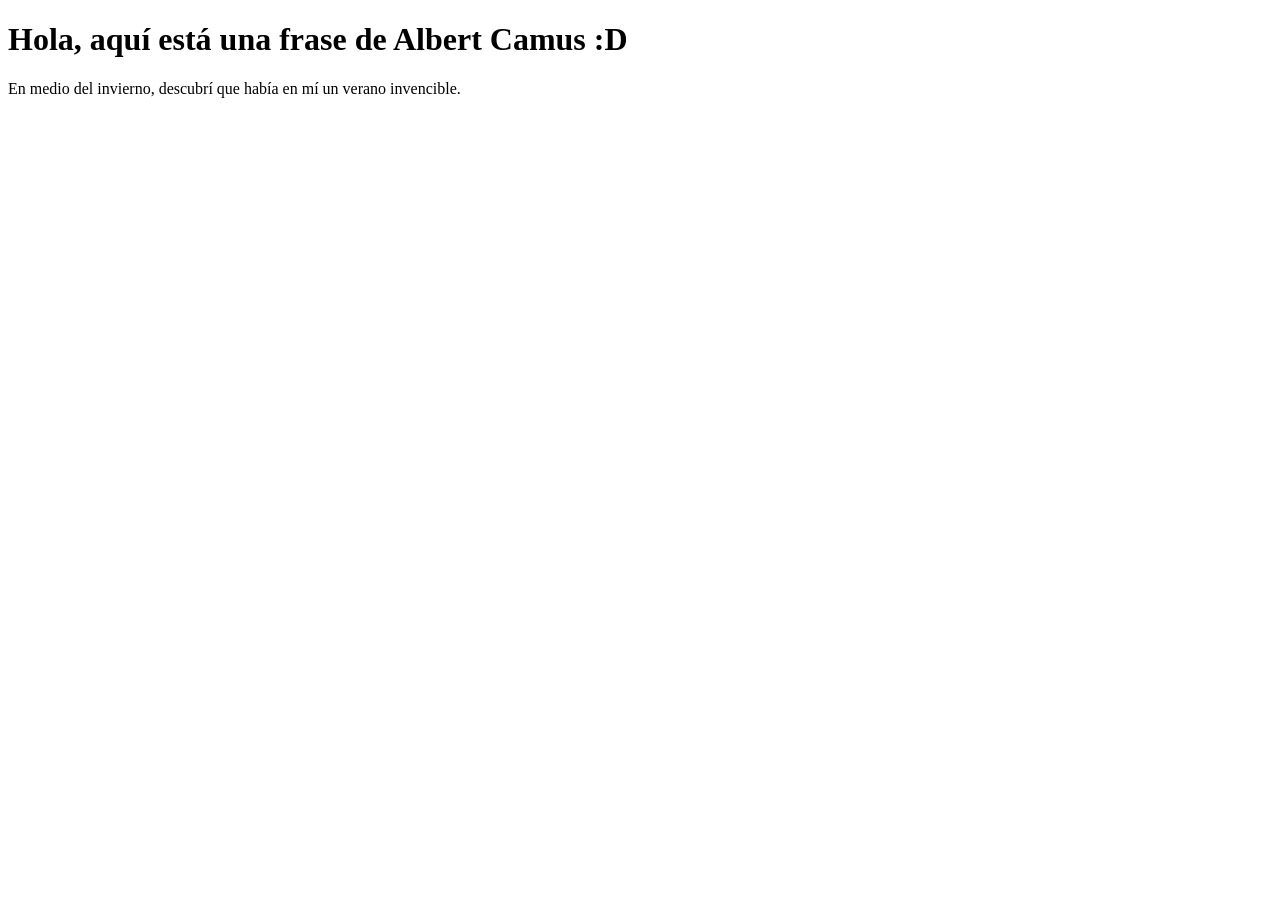
<file: Unidad02/00javaScript/index.html>
<!DOCTYPE html>
<html lang="es">
<head>
    <meta charset="UTF-8">
    <meta name="viewport" content="width=device-width, initial-scale=1.0">
    <title>Aprendiendo JavaScript</title>
</head>
<body>
    <h1>Hola, aquí está una frase de Albert Camus :D</h1>
    <p id="frase"></p>
    <script src="main.js"></script>
</body>
</html>
</file>
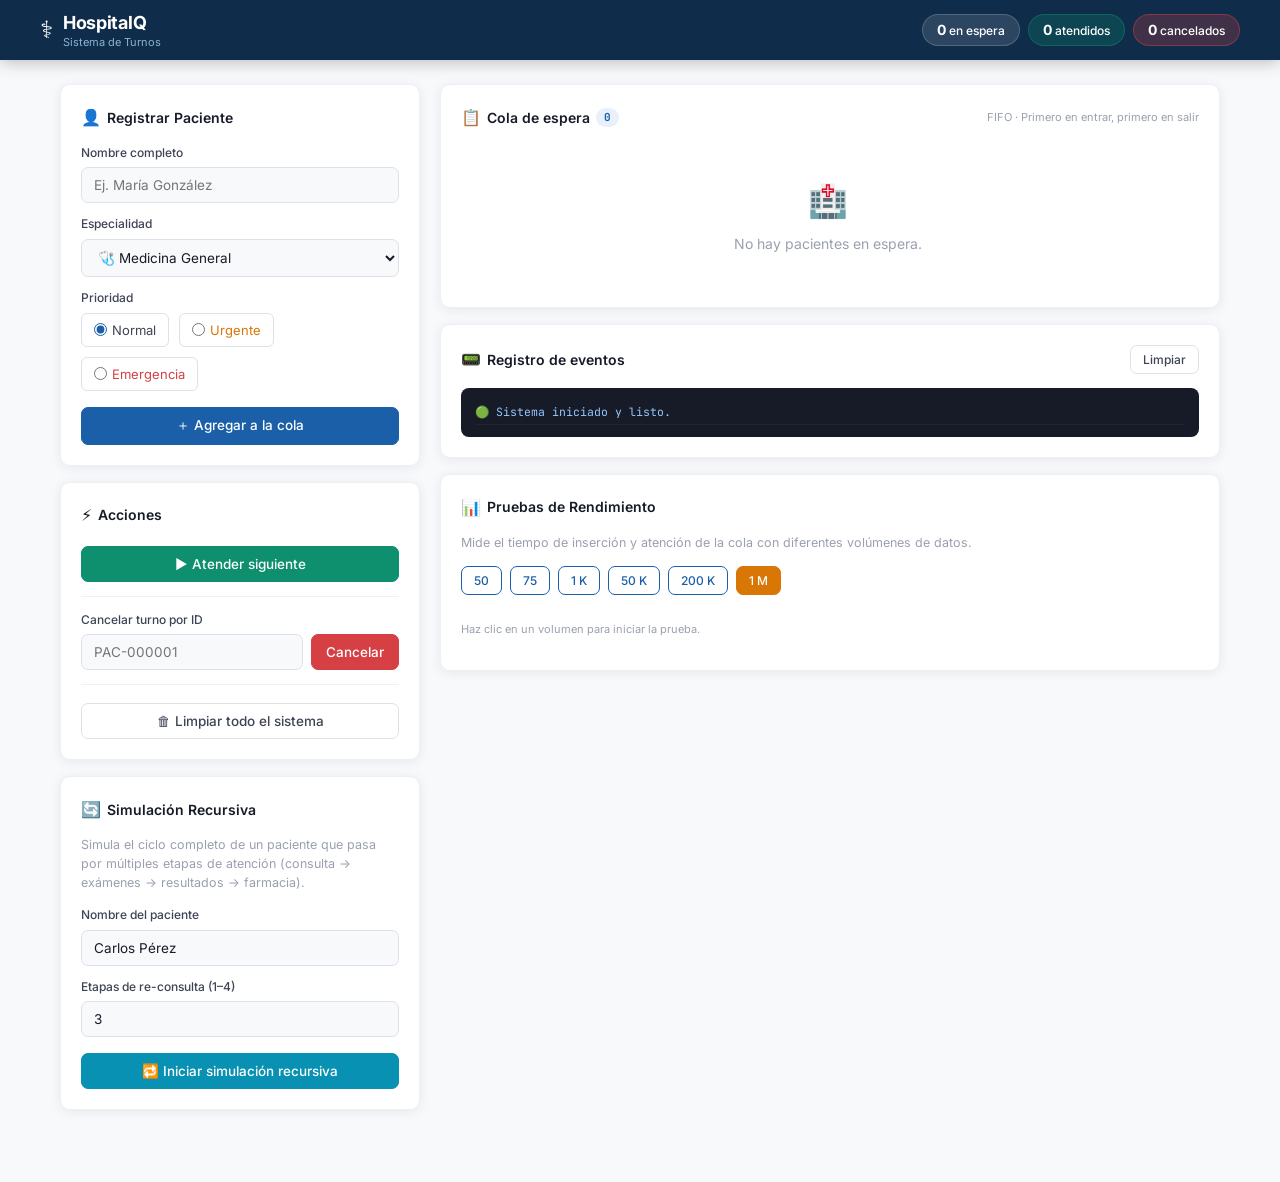
<file: Unidad02/ExamenU2HospitalTurnos/index.html>
<!DOCTYPE html>
<html lang="es">
<head>
  <meta charset="UTF-8" />
  <meta name="viewport" content="width=device-width, initial-scale=1.0" />
  <title>HospitalQ · Gestión de Turnos</title>
  <link rel="preconnect" href="https://fonts.googleapis.com" />
  <link href="https://fonts.googleapis.com/css2?family=Inter:wght@300;400;500;600;700&family=JetBrains+Mono:wght@400;500&display=swap" rel="stylesheet" />
  <link rel="stylesheet" href="estilos.css" />
</head>
<body>

  <!-- ===================== HEADER ===================== -->
  <header class="header">
    <div class="header-inner">
      <div class="logo">
        <span class="logo-icon">⚕</span>
        <div>
          <span class="logo-name">HospitalQ</span>
          <span class="logo-sub">Sistema de Turnos</span>
        </div>
      </div>
      <div class="header-stats" id="headerStats">
        <div class="stat-pill"><span id="hEspera">0</span> en espera</div>
        <div class="stat-pill stat-pill--green"><span id="hAtendidos">0</span> atendidos</div>
        <div class="stat-pill stat-pill--red"><span id="hCancelados">0</span> cancelados</div>
      </div>
    </div>
  </header>

  <!-- ===================== MAIN ===================== -->
  <main class="main">

    <!-- ---- COLUMNA IZQUIERDA ---- -->
    <section class="panel panel--form">

      <!-- REGISTRO DE PACIENTE -->
      <div class="card">
        <h2 class="card-title">
          <span class="card-icon">👤</span>
          Registrar Paciente
        </h2>
        <div class="field">
          <label class="label" for="inputNombre">Nombre completo</label>
          <input class="input" id="inputNombre" type="text" placeholder="Ej. María González" />
        </div>
        <div class="field">
          <label class="label" for="selectEspecialidad">Especialidad</label>
          <select class="input" id="selectEspecialidad">
            <option value="Medicina General">🩺 Medicina General</option>
            <option value="Cardiología">❤️ Cardiología</option>
            <option value="Pediatría">🍼 Pediatría</option>
            <option value="Ginecología">🌸 Ginecología</option>
            <option value="Traumatología">🦴 Traumatología</option>
            <option value="Neurología">🧠 Neurología</option>
            <option value="Oftalmología">👁 Oftalmología</option>
            <option value="Dermatología">🔬 Dermatología</option>
            <option value="Urgencias">🚨 Urgencias</option>
          </select>
        </div>
        <div class="field">
          <label class="label">Prioridad</label>
          <div class="radio-group">
            <label class="radio-opt">
              <input type="radio" name="prioridad" value="normal" checked /> Normal
            </label>
            <label class="radio-opt radio-opt--urgente">
              <input type="radio" name="prioridad" value="urgente" /> Urgente
            </label>
            <label class="radio-opt radio-opt--emergencia">
              <input type="radio" name="prioridad" value="emergencia" /> Emergencia
            </label>
          </div>
        </div>
        <button class="btn btn--primary" onclick="UI.registrar()">
          ＋ Agregar a la cola
        </button>
      </div>

      <!-- ACCIONES -->
      <div class="card">
        <h2 class="card-title">
          <span class="card-icon">⚡</span>
          Acciones
        </h2>
        <button class="btn btn--success" onclick="UI.atender()">
          ▶ Atender siguiente
        </button>
        <div class="divider"></div>
        <label class="label">Cancelar turno por ID</label>
        <div class="input-row">
          <input class="input" id="inputCancelar" type="text" placeholder="PAC-000001" />
          <button class="btn btn--danger" onclick="UI.cancelar()">Cancelar</button>
        </div>
        <div class="divider"></div>
        <button class="btn btn--ghost" onclick="UI.limpiar()">
          🗑 Limpiar todo el sistema
        </button>
      </div>

      <!-- SIMULACIÓN RECURSIVA -->
      <div class="card">
        <h2 class="card-title">
          <span class="card-icon">🔄</span>
          Simulación Recursiva
        </h2>
        <p class="card-desc">
          Simula el ciclo completo de un paciente que pasa por múltiples etapas de atención (consulta → exámenes → resultados → farmacia).
        </p>
        <div class="field">
          <label class="label" for="inputRecNombre">Nombre del paciente</label>
          <input class="input" id="inputRecNombre" type="text" placeholder="Ej. Carlos Pérez" value="Carlos Pérez" />
        </div>
        <div class="field">
          <label class="label" for="inputRecProfundidad">Etapas de re-consulta (1–4)</label>
          <input class="input" id="inputRecProfundidad" type="number" value="3" min="1" max="4" />
        </div>
        <button class="btn btn--info" onclick="UI.simularRecursivo()">
          🔁 Iniciar simulación recursiva
        </button>
      </div>
    </section>

    <!-- ---- COLUMNA DERECHA ---- -->
    <section class="panel panel--queue">

      <!-- COLA EN TIEMPO REAL -->
      <div class="card card--full">
        <div class="card-header-row">
          <h2 class="card-title">
            <span class="card-icon">📋</span>
            Cola de espera
            <span class="badge" id="badgeCola">0</span>
          </h2>
          <span class="hint">FIFO · Primero en entrar, primero en salir</span>
        </div>
        <div class="queue-list" id="listaEspera">
          <div class="empty-state">
            <span class="empty-icon">🏥</span>
            <p>No hay pacientes en espera.</p>
          </div>
        </div>
      </div>

      <!-- LOG DE EVENTOS -->
      <div class="card card--full">
        <div class="card-header-row">
          <h2 class="card-title">
            <span class="card-icon">📟</span>
            Registro de eventos
          </h2>
          <button class="btn btn--ghost btn--sm" onclick="UI.limpiarLog()">Limpiar</button>
        </div>
        <div class="log" id="logEventos">
          <p class="log-entry log-entry--info">🟢 Sistema iniciado y listo.</p>
        </div>
      </div>

      <!-- PRUEBAS DE RENDIMIENTO -->
      <div class="card card--full">
        <h2 class="card-title">
          <span class="card-icon">📊</span>
          Pruebas de Rendimiento
        </h2>
        <p class="card-desc">
          Mide el tiempo de inserción y atención de la cola con diferentes volúmenes de datos.
        </p>
        <div class="perf-btns">
          <button class="btn btn--outline btn--sm" onclick="UI.ejecutarPrueba(50)">50</button>
          <button class="btn btn--outline btn--sm" onclick="UI.ejecutarPrueba(75)">75</button>
          <button class="btn btn--outline btn--sm" onclick="UI.ejecutarPrueba(1000)">1 K</button>
          <button class="btn btn--outline btn--sm" onclick="UI.ejecutarPrueba(50000)">50 K</button>
          <button class="btn btn--outline btn--sm" onclick="UI.ejecutarPrueba(200000)">200 K</button>
          <button class="btn btn--outline btn--sm btn--warning" onclick="UI.ejecutarPrueba(1000000)">1 M</button>
        </div>
        <div class="perf-table-wrap" id="tablaRendimiento">
          <p class="hint" style="padding:12px 0">Haz clic en un volumen para iniciar la prueba.</p>
        </div>
      </div>
    </section>
  </main>

  <!-- ===================== TOAST ===================== -->
  <div class="toast" id="toast"></div>

  <!-- SCRIPTS -->
  <script src="cola.js"></script>
  <script src="app.js"></script>
</body>
</html>
</file>
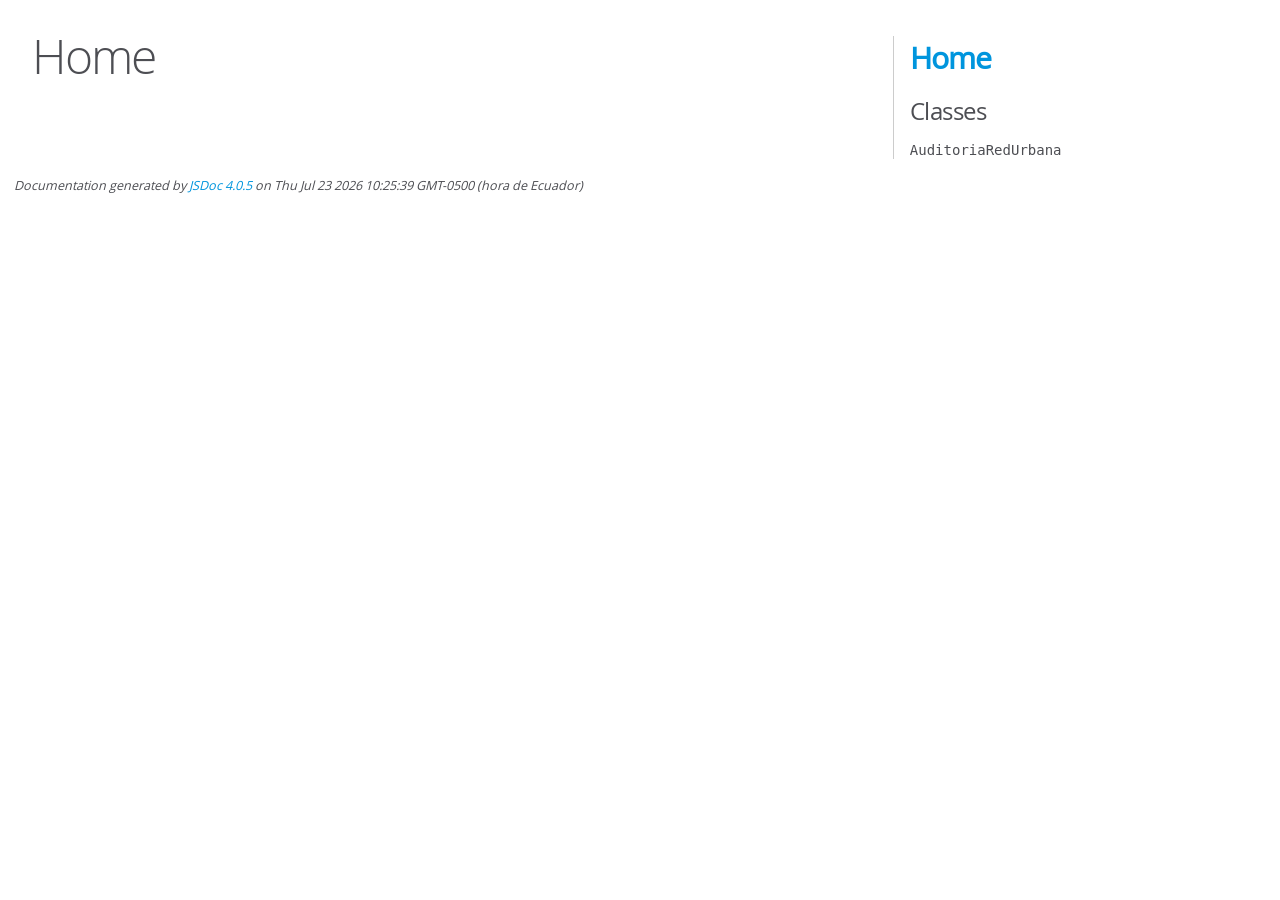
<file: Unidad03/docs/index.html>
<!DOCTYPE html>
<html lang="en">
<head>
    <meta charset="utf-8">
    <title>JSDoc: Home</title>

    <script src="scripts/prettify/prettify.js"> </script>
    <script src="scripts/prettify/lang-css.js"> </script>
    <!--[if lt IE 9]>
      <script src="//html5shiv.googlecode.com/svn/trunk/html5.js"></script>
    <![endif]-->
    <link type="text/css" rel="stylesheet" href="styles/prettify-tomorrow.css">
    <link type="text/css" rel="stylesheet" href="styles/jsdoc-default.css">
</head>

<body>

<div id="main">

    <h1 class="page-title">Home</h1>

    



    


    <h3> </h3>










    









</div>

<nav>
    <h2><a href="index.html">Home</a></h2><h3>Classes</h3><ul><li><a href="AuditoriaRedUrbana.html">AuditoriaRedUrbana</a></li></ul>
</nav>

<br class="clear">

<footer>
    Documentation generated by <a href="https://github.com/jsdoc/jsdoc">JSDoc 4.0.5</a> on Thu Jul 23 2026 10:25:39 GMT-0500 (hora de Ecuador)
</footer>

<script> prettyPrint(); </script>
<script src="scripts/linenumber.js"> </script>
</body>
</html>
</file>
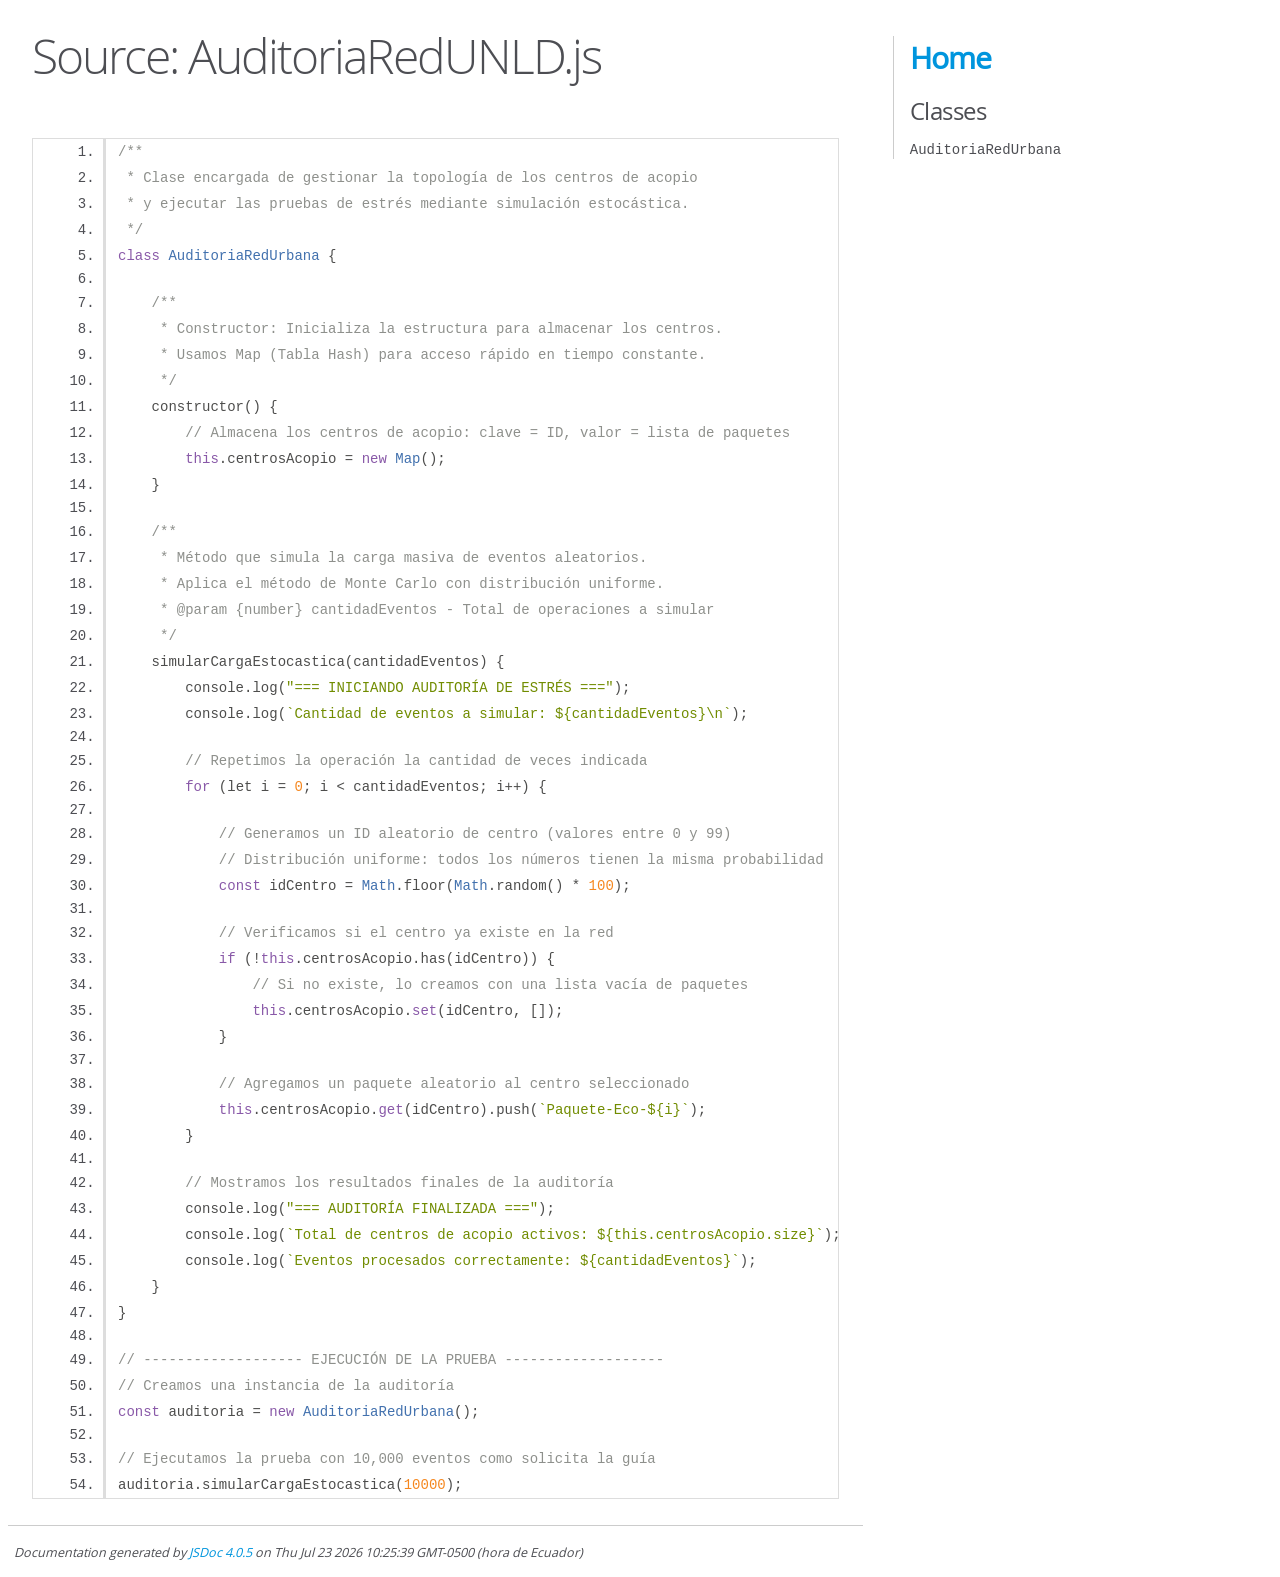
<file: Unidad03/docs/AuditoriaRedUNLD.js.html>
<!DOCTYPE html>
<html lang="en">
<head>
    <meta charset="utf-8">
    <title>JSDoc: Source: AuditoriaRedUNLD.js</title>

    <script src="scripts/prettify/prettify.js"> </script>
    <script src="scripts/prettify/lang-css.js"> </script>
    <!--[if lt IE 9]>
      <script src="//html5shiv.googlecode.com/svn/trunk/html5.js"></script>
    <![endif]-->
    <link type="text/css" rel="stylesheet" href="styles/prettify-tomorrow.css">
    <link type="text/css" rel="stylesheet" href="styles/jsdoc-default.css">
</head>

<body>

<div id="main">

    <h1 class="page-title">Source: AuditoriaRedUNLD.js</h1>

    



    
    <section>
        <article>
            <pre class="prettyprint source linenums"><code>/**
 * Clase encargada de gestionar la topología de los centros de acopio
 * y ejecutar las pruebas de estrés mediante simulación estocástica.
 */
class AuditoriaRedUrbana {

    /**
     * Constructor: Inicializa la estructura para almacenar los centros.
     * Usamos Map (Tabla Hash) para acceso rápido en tiempo constante.
     */
    constructor() {
        // Almacena los centros de acopio: clave = ID, valor = lista de paquetes
        this.centrosAcopio = new Map();
    }

    /**
     * Método que simula la carga masiva de eventos aleatorios.
     * Aplica el método de Monte Carlo con distribución uniforme.
     * @param {number} cantidadEventos - Total de operaciones a simular
     */
    simularCargaEstocastica(cantidadEventos) {
        console.log("=== INICIANDO AUDITORÍA DE ESTRÉS ===");
        console.log(`Cantidad de eventos a simular: ${cantidadEventos}\n`);

        // Repetimos la operación la cantidad de veces indicada
        for (let i = 0; i &lt; cantidadEventos; i++) {

            // Generamos un ID aleatorio de centro (valores entre 0 y 99)
            // Distribución uniforme: todos los números tienen la misma probabilidad
            const idCentro = Math.floor(Math.random() * 100);

            // Verificamos si el centro ya existe en la red
            if (!this.centrosAcopio.has(idCentro)) {
                // Si no existe, lo creamos con una lista vacía de paquetes
                this.centrosAcopio.set(idCentro, []);
            }

            // Agregamos un paquete aleatorio al centro seleccionado
            this.centrosAcopio.get(idCentro).push(`Paquete-Eco-${i}`);
        }

        // Mostramos los resultados finales de la auditoría
        console.log("=== AUDITORÍA FINALIZADA ===");
        console.log(`Total de centros de acopio activos: ${this.centrosAcopio.size}`);
        console.log(`Eventos procesados correctamente: ${cantidadEventos}`);
    }
}

// ------------------- EJECUCIÓN DE LA PRUEBA -------------------
// Creamos una instancia de la auditoría
const auditoria = new AuditoriaRedUrbana();

// Ejecutamos la prueba con 10,000 eventos como solicita la guía
auditoria.simularCargaEstocastica(10000);</code></pre>
        </article>
    </section>




</div>

<nav>
    <h2><a href="index.html">Home</a></h2><h3>Classes</h3><ul><li><a href="AuditoriaRedUrbana.html">AuditoriaRedUrbana</a></li></ul>
</nav>

<br class="clear">

<footer>
    Documentation generated by <a href="https://github.com/jsdoc/jsdoc">JSDoc 4.0.5</a> on Thu Jul 23 2026 10:25:39 GMT-0500 (hora de Ecuador)
</footer>

<script> prettyPrint(); </script>
<script src="scripts/linenumber.js"> </script>
</body>
</html>
</file>
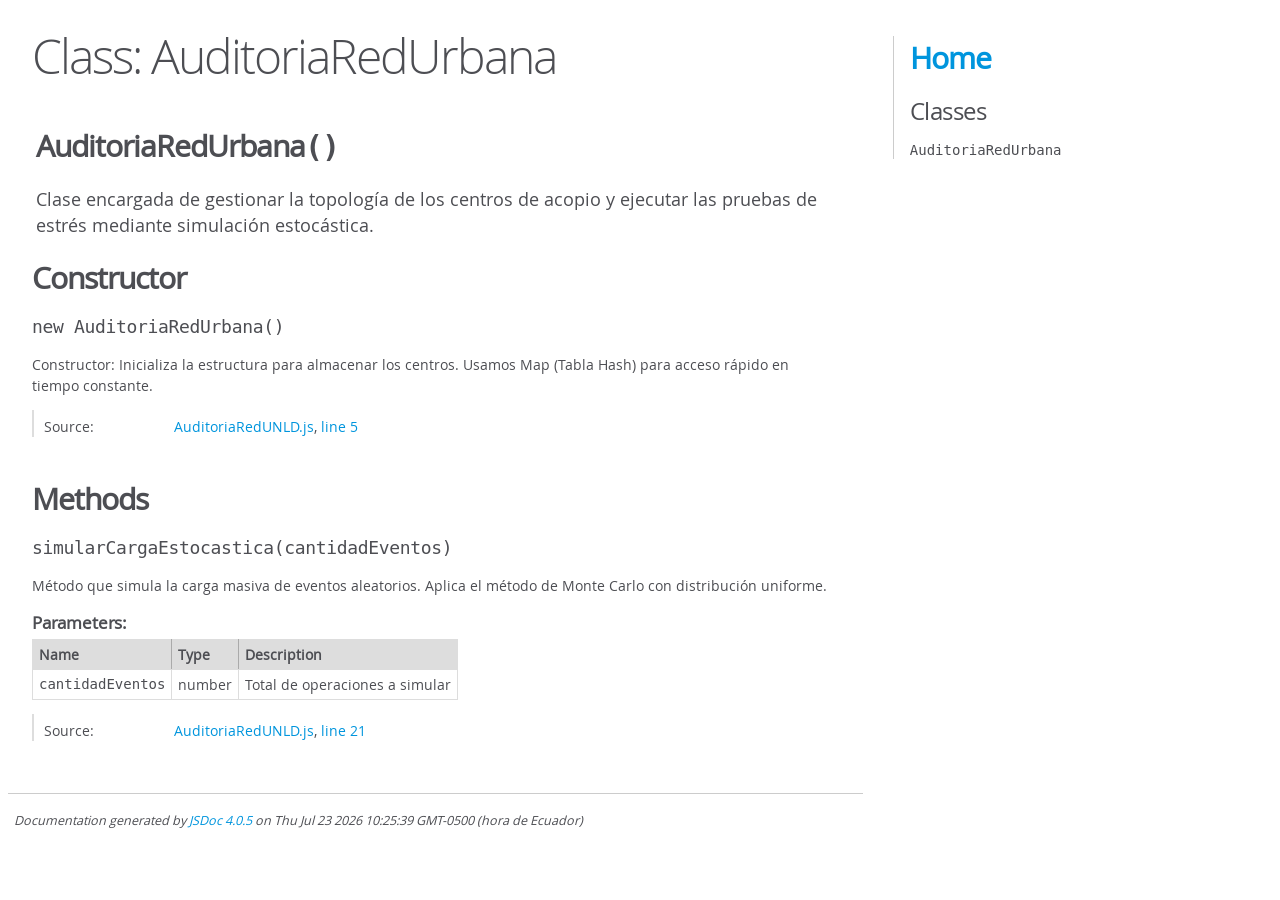
<file: Unidad03/docs/AuditoriaRedUrbana.html>
<!DOCTYPE html>
<html lang="en">
<head>
    <meta charset="utf-8">
    <title>JSDoc: Class: AuditoriaRedUrbana</title>

    <script src="scripts/prettify/prettify.js"> </script>
    <script src="scripts/prettify/lang-css.js"> </script>
    <!--[if lt IE 9]>
      <script src="//html5shiv.googlecode.com/svn/trunk/html5.js"></script>
    <![endif]-->
    <link type="text/css" rel="stylesheet" href="styles/prettify-tomorrow.css">
    <link type="text/css" rel="stylesheet" href="styles/jsdoc-default.css">
</head>

<body>

<div id="main">

    <h1 class="page-title">Class: AuditoriaRedUrbana</h1>

    




<section>

<header>
    
        <h2><span class="attribs"><span class="type-signature"></span></span>AuditoriaRedUrbana<span class="signature">()</span><span class="type-signature"></span></h2>
        
            <div class="class-description">Clase encargada de gestionar la topología de los centros de acopioy ejecutar las pruebas de estrés mediante simulación estocástica.</div>
        
    
</header>

<article>
    <div class="container-overview">
    
        

    
    <h2>Constructor</h2>
    

    
    <h4 class="name" id="AuditoriaRedUrbana"><span class="type-signature"></span>new AuditoriaRedUrbana<span class="signature">()</span><span class="type-signature"></span></h4>
    

    



<div class="description">
    Constructor: Inicializa la estructura para almacenar los centros.Usamos Map (Tabla Hash) para acceso rápido en tiempo constante.
</div>













<dl class="details">

    

    

    

    

    

    

    

    

    

    

    

    

    
    <dt class="tag-source">Source:</dt>
    <dd class="tag-source"><ul class="dummy"><li>
        <a href="AuditoriaRedUNLD.js.html">AuditoriaRedUNLD.js</a>, <a href="AuditoriaRedUNLD.js.html#line5">line 5</a>
    </li></ul></dd>
    

    

    

    
</dl>




















    
    </div>

    

    

    

    

    

    

    

    
        <h3 class="subsection-title">Methods</h3>

        
            

    

    
    <h4 class="name" id="simularCargaEstocastica"><span class="type-signature"></span>simularCargaEstocastica<span class="signature">(cantidadEventos)</span><span class="type-signature"></span></h4>
    

    



<div class="description">
    Método que simula la carga masiva de eventos aleatorios.Aplica el método de Monte Carlo con distribución uniforme.
</div>









    <h5>Parameters:</h5>
    

<table class="params">
    <thead>
    <tr>
        
        <th>Name</th>
        

        <th>Type</th>

        

        

        <th class="last">Description</th>
    </tr>
    </thead>

    <tbody>
    

        <tr>
            
                <td class="name"><code>cantidadEventos</code></td>
            

            <td class="type">
            
                
<span class="param-type">number</span>


            
            </td>

            

            

            <td class="description last">Total de operaciones a simular</td>
        </tr>

    
    </tbody>
</table>






<dl class="details">

    

    

    

    

    

    

    

    

    

    

    

    

    
    <dt class="tag-source">Source:</dt>
    <dd class="tag-source"><ul class="dummy"><li>
        <a href="AuditoriaRedUNLD.js.html">AuditoriaRedUNLD.js</a>, <a href="AuditoriaRedUNLD.js.html#line21">line 21</a>
    </li></ul></dd>
    

    

    

    
</dl>




















        
    

    

    
</article>

</section>




</div>

<nav>
    <h2><a href="index.html">Home</a></h2><h3>Classes</h3><ul><li><a href="AuditoriaRedUrbana.html">AuditoriaRedUrbana</a></li></ul>
</nav>

<br class="clear">

<footer>
    Documentation generated by <a href="https://github.com/jsdoc/jsdoc">JSDoc 4.0.5</a> on Thu Jul 23 2026 10:25:39 GMT-0500 (hora de Ecuador)
</footer>

<script> prettyPrint(); </script>
<script src="scripts/linenumber.js"> </script>
</body>
</html>
</file>
<file: Unidad02/ExamenU2HospitalTurnos/estilos.css>
/* ============================================================
   HospitalQ · Estilos principales
   Paleta: Blanco clínico, azul marino institucional,
   verde menta para éxito, rojo coral para urgencias.
   ============================================================ */

*, *::before, *::after { box-sizing: border-box; margin: 0; padding: 0; }

:root {
  --navy:    #0f2c4a;
  --blue:    #1a5fa8;
  --blue-lt: #e8f0fb;
  --mint:    #0e8f6e;
  --mint-lt: #e4f5f0;
  --coral:   #d64045;
  --coral-lt:#fde9e9;
  --amber:   #d97706;
  --amber-lt:#fef3c7;
  --grey-50: #f8f9fb;
  --grey-100:#eef0f4;
  --grey-200:#dde1e9;
  --grey-400:#9aa0af;
  --grey-700:#3e4455;
  --grey-900:#161b27;
  --white:   #ffffff;
  --radius:  10px;
  --shadow:  0 2px 12px rgba(15,44,74,.08);
  --font:    'Inter', system-ui, sans-serif;
  --mono:    'JetBrains Mono', monospace;
}

body {
  font-family: var(--font);
  background: var(--grey-50);
  color: var(--grey-700);
  font-size: 14px;
  line-height: 1.55;
  min-height: 100vh;
}

/* ---- HEADER ---- */
.header {
  background: var(--navy);
  color: var(--white);
  padding: 0 24px;
  position: sticky;
  top: 0;
  z-index: 100;
  box-shadow: 0 2px 16px rgba(0,0,0,.25);
}
.header-inner {
  max-width: 1200px;
  margin: 0 auto;
  display: flex;
  align-items: center;
  justify-content: space-between;
  height: 60px;
  gap: 16px;
}
.logo { display: flex; align-items: center; gap: 10px; }
.logo-icon { font-size: 24px; }
.logo-name { font-weight: 700; font-size: 18px; letter-spacing: -.3px; }
.logo-sub { display: block; font-size: 11px; color: #8ab4d4; font-weight: 400; margin-top: -2px; }

.header-stats { display: flex; gap: 8px; flex-wrap: wrap; }
.stat-pill {
  background: rgba(255,255,255,.12);
  border: 1px solid rgba(255,255,255,.18);
  border-radius: 20px;
  padding: 4px 14px;
  font-size: 12px;
  font-weight: 500;
  color: var(--white);
  white-space: nowrap;
}
.stat-pill span { font-weight: 700; font-size: 14px; }
.stat-pill--green { background: rgba(14,143,110,.25); border-color: rgba(14,143,110,.45); }
.stat-pill--red   { background: rgba(214,64,69,.25);  border-color: rgba(214,64,69,.45); }

/* ---- MAIN LAYOUT ---- */
.main {
  max-width: 1200px;
  margin: 24px auto;
  padding: 0 20px 48px;
  display: grid;
  grid-template-columns: 360px 1fr;
  gap: 20px;
  align-items: start;
}

.panel { display: flex; flex-direction: column; gap: 16px; }

/* ---- CARD ---- */
.card {
  background: var(--white);
  border-radius: var(--radius);
  box-shadow: var(--shadow);
  padding: 20px;
  border: 1px solid var(--grey-100);
}
.card--full { width: 100%; }

.card-title {
  font-size: 14px;
  font-weight: 600;
  color: var(--grey-900);
  margin-bottom: 14px;
  display: flex;
  align-items: center;
  gap: 6px;
}
.card-icon { font-size: 16px; }
.card-header-row {
  display: flex;
  align-items: center;
  justify-content: space-between;
  margin-bottom: 14px;
  flex-wrap: wrap;
  gap: 8px;
}
.card-header-row .card-title { margin-bottom: 0; }
.card-desc { font-size: 12.5px; color: var(--grey-400); margin-bottom: 14px; line-height: 1.5; }

/* ---- FORM ELEMENTS ---- */
.field { margin-bottom: 12px; }
.label { display: block; font-size: 12px; font-weight: 500; color: var(--grey-700); margin-bottom: 5px; }
.input {
  width: 100%;
  border: 1.5px solid var(--grey-200);
  border-radius: 7px;
  padding: 9px 12px;
  font-family: var(--font);
  font-size: 13.5px;
  color: var(--grey-900);
  background: var(--grey-50);
  transition: border-color .15s, box-shadow .15s;
  outline: none;
}
.input:focus { border-color: var(--blue); box-shadow: 0 0 0 3px rgba(26,95,168,.12); background: var(--white); }

.radio-group { display: flex; gap: 10px; flex-wrap: wrap; }
.radio-opt {
  display: flex;
  align-items: center;
  gap: 5px;
  font-size: 13px;
  cursor: pointer;
  padding: 6px 12px;
  border-radius: 6px;
  border: 1.5px solid var(--grey-200);
  transition: background .12s;
  user-select: none;
}
.radio-opt input { accent-color: var(--blue); }
.radio-opt:hover { background: var(--blue-lt); border-color: var(--blue); }
.radio-opt--urgente { color: var(--amber); }
.radio-opt--urgente:hover { background: var(--amber-lt); border-color: var(--amber); }
.radio-opt--emergencia { color: var(--coral); }
.radio-opt--emergencia:hover { background: var(--coral-lt); border-color: var(--coral); }

.input-row { display: flex; gap: 8px; }
.input-row .input { flex: 1; }

.divider { height: 1px; background: var(--grey-100); margin: 14px 0; }

/* ---- BUTTONS ---- */
.btn {
  display: inline-flex;
  align-items: center;
  justify-content: center;
  gap: 6px;
  border: 1.5px solid transparent;
  border-radius: 7px;
  padding: 9px 16px;
  font-family: var(--font);
  font-size: 13.5px;
  font-weight: 500;
  cursor: pointer;
  transition: all .15s;
  width: 100%;
  margin-top: 4px;
}
.btn:active { transform: translateY(1px); }

.btn--primary  { background: var(--blue);    color: var(--white); border-color: var(--blue); }
.btn--primary:hover  { background: #1450a0; }
.btn--success  { background: var(--mint);    color: var(--white); border-color: var(--mint); }
.btn--success:hover  { background: #0a7a5e; }
.btn--danger   { background: var(--coral);   color: var(--white); border-color: var(--coral); width: auto; padding: 9px 14px; margin-top:0; }
.btn--danger:hover   { background: #bf3238; }
.btn--info     { background: #0891b2;        color: var(--white); border-color: #0891b2; }
.btn--info:hover     { background: #0d7a97; }
.btn--ghost    { background: transparent;    color: var(--grey-700); border-color: var(--grey-200); }
.btn--ghost:hover    { background: var(--grey-100); }
.btn--outline  { background: transparent;    color: var(--blue); border-color: var(--blue); }
.btn--outline:hover  { background: var(--blue-lt); }
.btn--warning  { background: var(--amber);   color: var(--white); border-color: var(--amber); }
.btn--warning:hover  { background: #c4680a; }
.btn--sm { font-size: 12px; padding: 6px 12px; width: auto; margin-top: 0; }

.badge {
  background: var(--blue-lt);
  color: var(--blue);
  border-radius: 20px;
  padding: 1px 8px;
  font-size: 11px;
  font-weight: 700;
  font-family: var(--mono);
}
.hint { font-size: 11px; color: var(--grey-400); }

/* ---- COLA DE ESPERA ---- */
.queue-list {
  display: flex;
  flex-direction: column;
  gap: 8px;
  max-height: 380px;
  overflow-y: auto;
  padding-right: 4px;
}
.queue-list::-webkit-scrollbar { width: 5px; }
.queue-list::-webkit-scrollbar-track { background: var(--grey-100); border-radius: 4px; }
.queue-list::-webkit-scrollbar-thumb { background: var(--grey-200); border-radius: 4px; }

.empty-state {
  display: flex;
  flex-direction: column;
  align-items: center;
  justify-content: center;
  gap: 8px;
  padding: 32px;
  color: var(--grey-400);
}
.empty-icon { font-size: 32px; }

.queue-item {
  display: flex;
  align-items: center;
  gap: 10px;
  padding: 10px 12px;
  border-radius: 8px;
  border: 1px solid var(--grey-100);
  background: var(--grey-50);
  transition: background .12s;
  animation: slideIn .2s ease;
}
.queue-item:first-child { background: var(--blue-lt); border-color: #c8dcf7; }

@keyframes slideIn {
  from { opacity: 0; transform: translateY(-6px); }
  to   { opacity: 1; transform: translateY(0); }
}

.queue-item--urgente    { border-left: 3px solid var(--amber); }
.queue-item--emergencia { border-left: 3px solid var(--coral); background: var(--coral-lt); border-color: #f5c0c0; }

.q-pos {
  font-family: var(--mono);
  font-size: 11px;
  font-weight: 700;
  color: var(--grey-400);
  min-width: 24px;
  text-align: center;
}
.q-turno {
  font-family: var(--mono);
  font-size: 11.5px;
  font-weight: 700;
  color: var(--blue);
  background: var(--blue-lt);
  border-radius: 5px;
  padding: 2px 6px;
}
.q-info { flex: 1; min-width: 0; }
.q-nombre { font-weight: 600; font-size: 13px; color: var(--grey-900); white-space: nowrap; overflow: hidden; text-overflow: ellipsis; }
.q-detalle { font-size: 11.5px; color: var(--grey-400); }
.q-id { font-family: var(--mono); font-size: 10px; color: var(--grey-400); }
.q-badge {
  font-size: 10px;
  font-weight: 600;
  padding: 2px 7px;
  border-radius: 20px;
  text-transform: uppercase;
  letter-spacing: .3px;
  white-space: nowrap;
}
.q-badge--normal     { background: var(--grey-100); color: var(--grey-700); }
.q-badge--urgente    { background: var(--amber-lt); color: var(--amber); }
.q-badge--emergencia { background: var(--coral-lt); color: var(--coral); }

/* ---- LOG ---- */
.log {
  background: var(--grey-900);
  border-radius: 8px;
  padding: 12px 14px;
  max-height: 200px;
  overflow-y: auto;
  display: flex;
  flex-direction: column-reverse;
  gap: 3px;
}
.log::-webkit-scrollbar { width: 5px; }
.log::-webkit-scrollbar-thumb { background: #3e4455; border-radius: 4px; }

.log-entry {
  font-family: var(--mono);
  font-size: 11.5px;
  padding: 3px 0;
  border-bottom: 1px solid rgba(255,255,255,.04);
  color: #c9cdd6;
  animation: fadeLog .2s ease;
}
@keyframes fadeLog { from { opacity:0; } to { opacity:1; } }

.log-entry--success { color: #6ee7b7; }
.log-entry--danger  { color: #fca5a5; }
.log-entry--info    { color: #93c5fd; }
.log-entry--warn    { color: #fcd34d; }

.log-time { color: #555e7a; font-size: 10.5px; margin-right: 6px; }

/* ---- RENDIMIENTO ---- */
.perf-btns {
  display: flex;
  flex-wrap: wrap;
  gap: 8px;
  margin-bottom: 14px;
}

.perf-table-wrap { overflow-x: auto; }

.perf-table {
  width: 100%;
  border-collapse: collapse;
  font-size: 12.5px;
}
.perf-table th {
  background: var(--navy);
  color: var(--white);
  padding: 8px 12px;
  text-align: left;
  font-weight: 500;
  font-size: 11px;
  letter-spacing: .4px;
  text-transform: uppercase;
}
.perf-table th:first-child { border-radius: 7px 0 0 0; }
.perf-table th:last-child  { border-radius: 0 7px 0 0; }
.perf-table td { padding: 8px 12px; border-bottom: 1px solid var(--grey-100); }
.perf-table tr:last-child td { border-bottom: none; }
.perf-table tr:nth-child(even) td { background: var(--grey-50); }
.perf-table .mono { font-family: var(--mono); font-size: 12px; }
.perf-table .tag-fast { color: var(--mint); font-weight: 600; }
.perf-table .tag-med  { color: var(--amber); font-weight: 600; }
.perf-table .tag-slow { color: var(--coral); font-weight: 600; }

/* ---- TOAST ---- */
.toast {
  position: fixed;
  bottom: 24px;
  right: 24px;
  background: var(--grey-900);
  color: var(--white);
  border-radius: 9px;
  padding: 12px 18px;
  font-size: 13px;
  font-weight: 500;
  box-shadow: 0 8px 32px rgba(0,0,0,.3);
  transform: translateY(80px);
  opacity: 0;
  transition: all .3s cubic-bezier(.34,1.56,.64,1);
  pointer-events: none;
  max-width: 320px;
  z-index: 999;
}
.toast.toast--visible { transform: translateY(0); opacity: 1; }
.toast--success { border-left: 4px solid var(--mint); }
.toast--danger  { border-left: 4px solid var(--coral); }
.toast--info    { border-left: 4px solid var(--blue); }
.toast--warn    { border-left: 4px solid var(--amber); }

/* ---- RESPONSIVE ---- */
@media (max-width: 860px) {
  .main { grid-template-columns: 1fr; }
  .header-inner { flex-direction: column; height: auto; padding: 12px 0; gap: 8px; }
  .header-stats { justify-content: center; }
}
</file>
<file: Unidad03/docs/styles/prettify-tomorrow.css>
/* Tomorrow Theme */
/* Original theme - https://github.com/chriskempson/tomorrow-theme */
/* Pretty printing styles. Used with prettify.js. */
/* SPAN elements with the classes below are added by prettyprint. */
/* plain text */
.pln {
  color: #4d4d4c; }

@media screen {
  /* string content */
  .str {
    color: #718c00; }

  /* a keyword */
  .kwd {
    color: #8959a8; }

  /* a comment */
  .com {
    color: #8e908c; }

  /* a type name */
  .typ {
    color: #4271ae; }

  /* a literal value */
  .lit {
    color: #f5871f; }

  /* punctuation */
  .pun {
    color: #4d4d4c; }

  /* lisp open bracket */
  .opn {
    color: #4d4d4c; }

  /* lisp close bracket */
  .clo {
    color: #4d4d4c; }

  /* a markup tag name */
  .tag {
    color: #c82829; }

  /* a markup attribute name */
  .atn {
    color: #f5871f; }

  /* a markup attribute value */
  .atv {
    color: #3e999f; }

  /* a declaration */
  .dec {
    color: #f5871f; }

  /* a variable name */
  .var {
    color: #c82829; }

  /* a function name */
  .fun {
    color: #4271ae; } }
/* Use higher contrast and text-weight for printable form. */
@media print, projection {
  .str {
    color: #060; }

  .kwd {
    color: #006;
    font-weight: bold; }

  .com {
    color: #600;
    font-style: italic; }

  .typ {
    color: #404;
    font-weight: bold; }

  .lit {
    color: #044; }

  .pun, .opn, .clo {
    color: #440; }

  .tag {
    color: #006;
    font-weight: bold; }

  .atn {
    color: #404; }

  .atv {
    color: #060; } }
/* Style */
/*
pre.prettyprint {
  background: white;
  font-family: Consolas, Monaco, 'Andale Mono', monospace;
  font-size: 12px;
  line-height: 1.5;
  border: 1px solid #ccc;
  padding: 10px; }
*/

/* Specify class=linenums on a pre to get line numbering */
ol.linenums {
  margin-top: 0;
  margin-bottom: 0; }

/* IE indents via margin-left */
li.L0,
li.L1,
li.L2,
li.L3,
li.L4,
li.L5,
li.L6,
li.L7,
li.L8,
li.L9 {
  /* */ }

/* Alternate shading for lines */
li.L1,
li.L3,
li.L5,
li.L7,
li.L9 {
  /* */ }
</file>
<file: Unidad03/docs/styles/jsdoc-default.css>
@font-face {
    font-family: 'Open Sans';
    font-weight: normal;
    font-style: normal;
    src: url('../fonts/OpenSans-Regular-webfont.eot');
    src:
        local('Open Sans'),
        local('OpenSans'),
        url('../fonts/OpenSans-Regular-webfont.eot?#iefix') format('embedded-opentype'),
        url('../fonts/OpenSans-Regular-webfont.woff') format('woff'),
        url('../fonts/OpenSans-Regular-webfont.svg#open_sansregular') format('svg');
}

@font-face {
    font-family: 'Open Sans Light';
    font-weight: normal;
    font-style: normal;
    src: url('../fonts/OpenSans-Light-webfont.eot');
    src:
        local('Open Sans Light'),
        local('OpenSans Light'),
        url('../fonts/OpenSans-Light-webfont.eot?#iefix') format('embedded-opentype'),
        url('../fonts/OpenSans-Light-webfont.woff') format('woff'),
        url('../fonts/OpenSans-Light-webfont.svg#open_sanslight') format('svg');
}

html
{
    overflow: auto;
    background-color: #fff;
    font-size: 14px;
}

body
{
    font-family: 'Open Sans', sans-serif;
    line-height: 1.5;
    color: #4d4e53;
    background-color: white;
}

a, a:visited, a:active {
    color: #0095dd;
    text-decoration: none;
}

a:hover {
    text-decoration: underline;
}

header
{
    display: block;
    padding: 0px 4px;
}

tt, code, kbd, samp {
    font-family: Consolas, Monaco, 'Andale Mono', monospace;
}

.class-description {
    font-size: 130%;
    line-height: 140%;
    margin-bottom: 1em;
    margin-top: 1em;
}

.class-description:empty {
    margin: 0;
}

#main {
    float: left;
    width: 70%;
}

article dl {
    margin-bottom: 40px;
}

article img {
  max-width: 100%;
}

section
{
    display: block;
    background-color: #fff;
    padding: 12px 24px;
    border-bottom: 1px solid #ccc;
    margin-right: 30px;
}

.variation {
    display: none;
}

.signature-attributes {
    font-size: 60%;
    color: #aaa;
    font-style: italic;
    font-weight: lighter;
}

nav
{
    display: block;
    float: right;
    margin-top: 28px;
    width: 30%;
    box-sizing: border-box;
    border-left: 1px solid #ccc;
    padding-left: 16px;
}

nav ul {
    font-family: 'Lucida Grande', 'Lucida Sans Unicode', arial, sans-serif;
    font-size: 100%;
    line-height: 17px;
    padding: 0;
    margin: 0;
    list-style-type: none;
}

nav ul a, nav ul a:visited, nav ul a:active {
    font-family: Consolas, Monaco, 'Andale Mono', monospace;
    line-height: 18px;
    color: #4D4E53;
}

nav h3 {
    margin-top: 12px;
}

nav li {
    margin-top: 6px;
}

footer {
    display: block;
    padding: 6px;
    margin-top: 12px;
    font-style: italic;
    font-size: 90%;
}

h1, h2, h3, h4 {
    font-weight: 200;
    margin: 0;
}

h1
{
    font-family: 'Open Sans Light', sans-serif;
    font-size: 48px;
    letter-spacing: -2px;
    margin: 12px 24px 20px;
}

h2, h3.subsection-title
{
    font-size: 30px;
    font-weight: 700;
    letter-spacing: -1px;
    margin-bottom: 12px;
}

h3
{
    font-size: 24px;
    letter-spacing: -0.5px;
    margin-bottom: 12px;
}

h4
{
    font-size: 18px;
    letter-spacing: -0.33px;
    margin-bottom: 12px;
    color: #4d4e53;
}

h5, .container-overview .subsection-title
{
    font-size: 120%;
    font-weight: bold;
    letter-spacing: -0.01em;
    margin: 8px 0 3px 0;
}

h6
{
    font-size: 100%;
    letter-spacing: -0.01em;
    margin: 6px 0 3px 0;
    font-style: italic;
}

table
{
    border-spacing: 0;
    border: 0;
    border-collapse: collapse;
}

td, th
{
    border: 1px solid #ddd;
    margin: 0px;
    text-align: left;
    vertical-align: top;
    padding: 4px 6px;
    display: table-cell;
}

thead tr
{
    background-color: #ddd;
    font-weight: bold;
}

th { border-right: 1px solid #aaa; }
tr > th:last-child { border-right: 1px solid #ddd; }

.ancestors, .attribs { color: #999; }
.ancestors a, .attribs a
{
    color: #999 !important;
    text-decoration: none;
}

.clear
{
    clear: both;
}

.important
{
    font-weight: bold;
    color: #950B02;
}

.yes-def {
    text-indent: -1000px;
}

.type-signature {
    color: #aaa;
}

.name, .signature {
    font-family: Consolas, Monaco, 'Andale Mono', monospace;
}

.details { margin-top: 14px; border-left: 2px solid #DDD; }
.details dt { width: 120px; float: left; padding-left: 10px;  padding-top: 6px; }
.details dd { margin-left: 70px; }
.details ul { margin: 0; }
.details ul { list-style-type: none; }
.details li { margin-left: 30px; padding-top: 6px; }
.details pre.prettyprint { margin: 0 }
.details .object-value { padding-top: 0; }

.description {
    margin-bottom: 1em;
    margin-top: 1em;
}

.code-caption
{
    font-style: italic;
    font-size: 107%;
    margin: 0;
}

.source
{
    border: 1px solid #ddd;
    width: 80%;
    overflow: auto;
}

.prettyprint.source {
    width: inherit;
}

.source code
{
    font-size: 100%;
    line-height: 18px;
    display: block;
    padding: 4px 12px;
    margin: 0;
    background-color: #fff;
    color: #4D4E53;
}

.prettyprint code span.line
{
  display: inline-block;
}

.prettyprint.linenums
{
  padding-left: 70px;
  -webkit-user-select: none;
  -moz-user-select: none;
  -ms-user-select: none;
  user-select: none;
}

.prettyprint.linenums ol
{
  padding-left: 0;
}

.prettyprint.linenums li
{
  border-left: 3px #ddd solid;
}

.prettyprint.linenums li.selected,
.prettyprint.linenums li.selected *
{
  background-color: lightyellow;
}

.prettyprint.linenums li *
{
  -webkit-user-select: text;
  -moz-user-select: text;
  -ms-user-select: text;
  user-select: text;
}

.params .name, .props .name, .name code {
    color: #4D4E53;
    font-family: Consolas, Monaco, 'Andale Mono', monospace;
    font-size: 100%;
}

.params td.description > p:first-child,
.props td.description > p:first-child
{
    margin-top: 0;
    padding-top: 0;
}

.params td.description > p:last-child,
.props td.description > p:last-child
{
    margin-bottom: 0;
    padding-bottom: 0;
}

.disabled {
    color: #454545;
}
</file>
